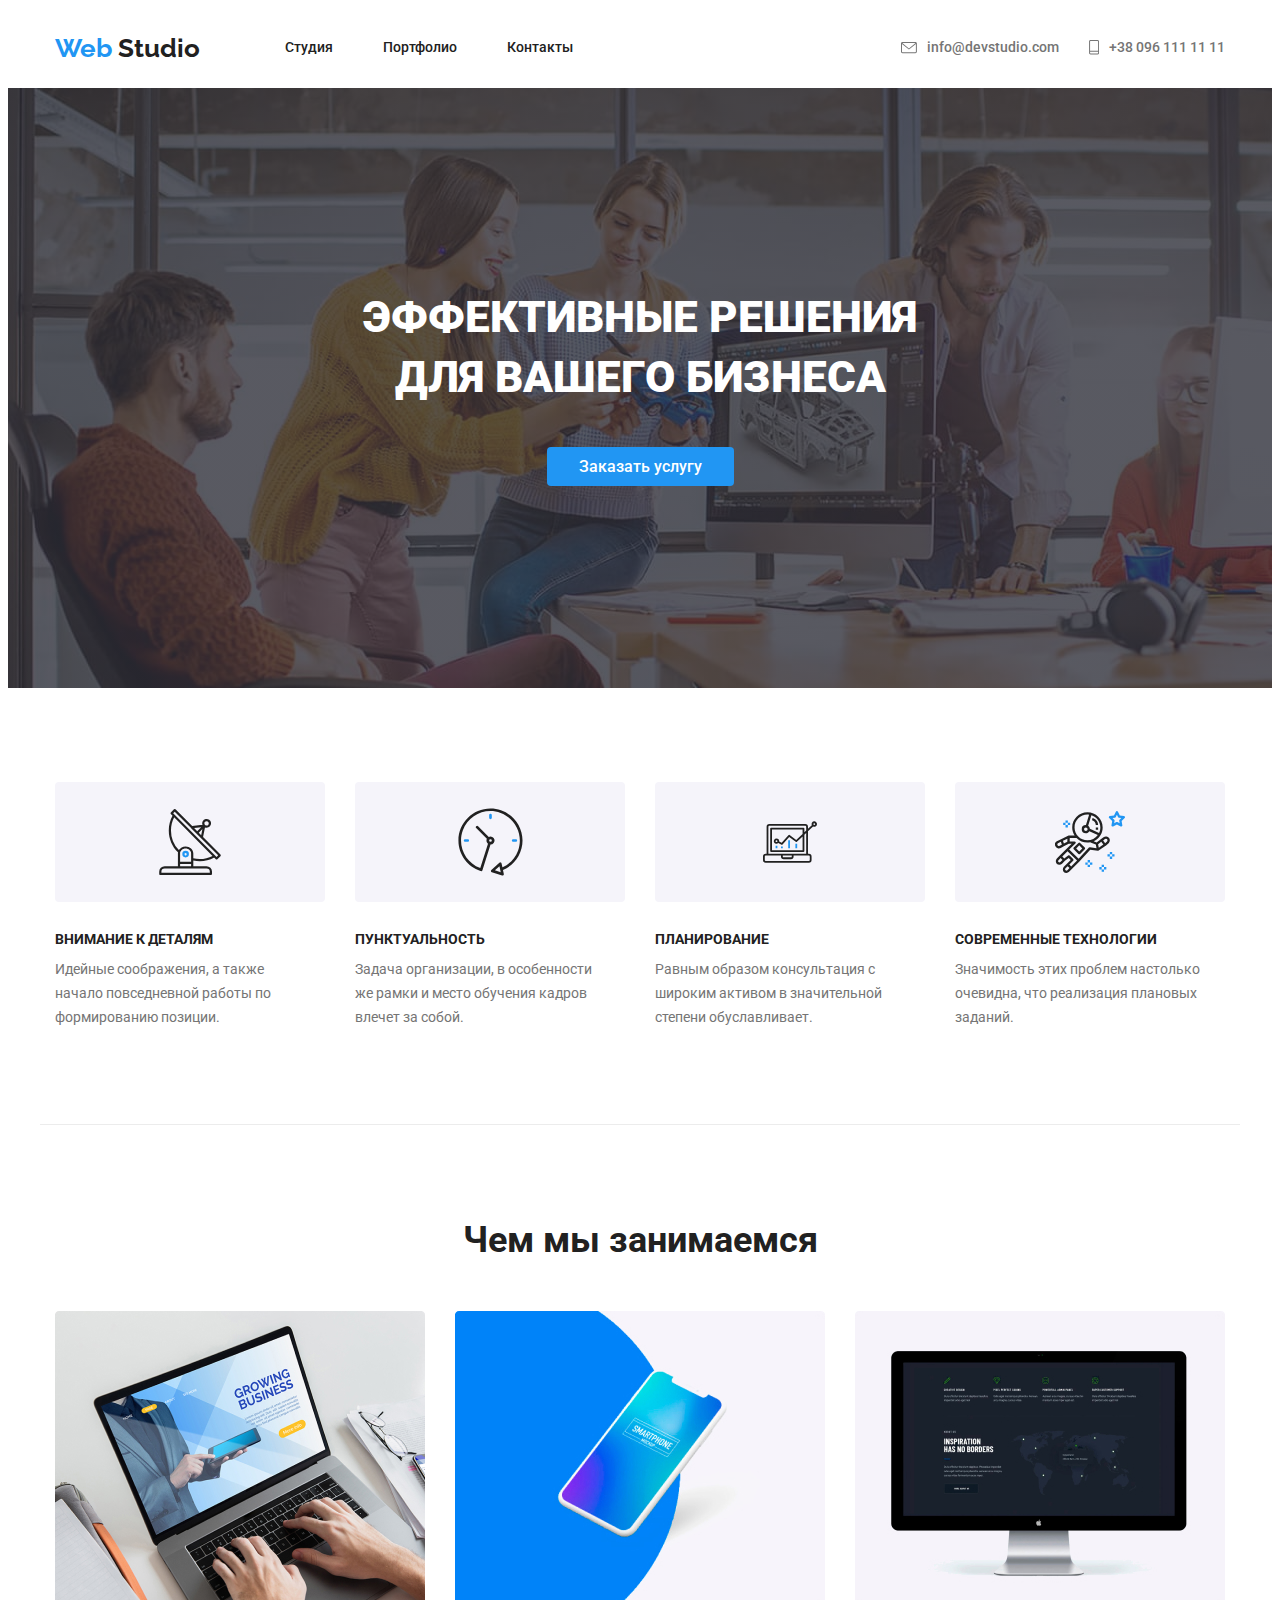
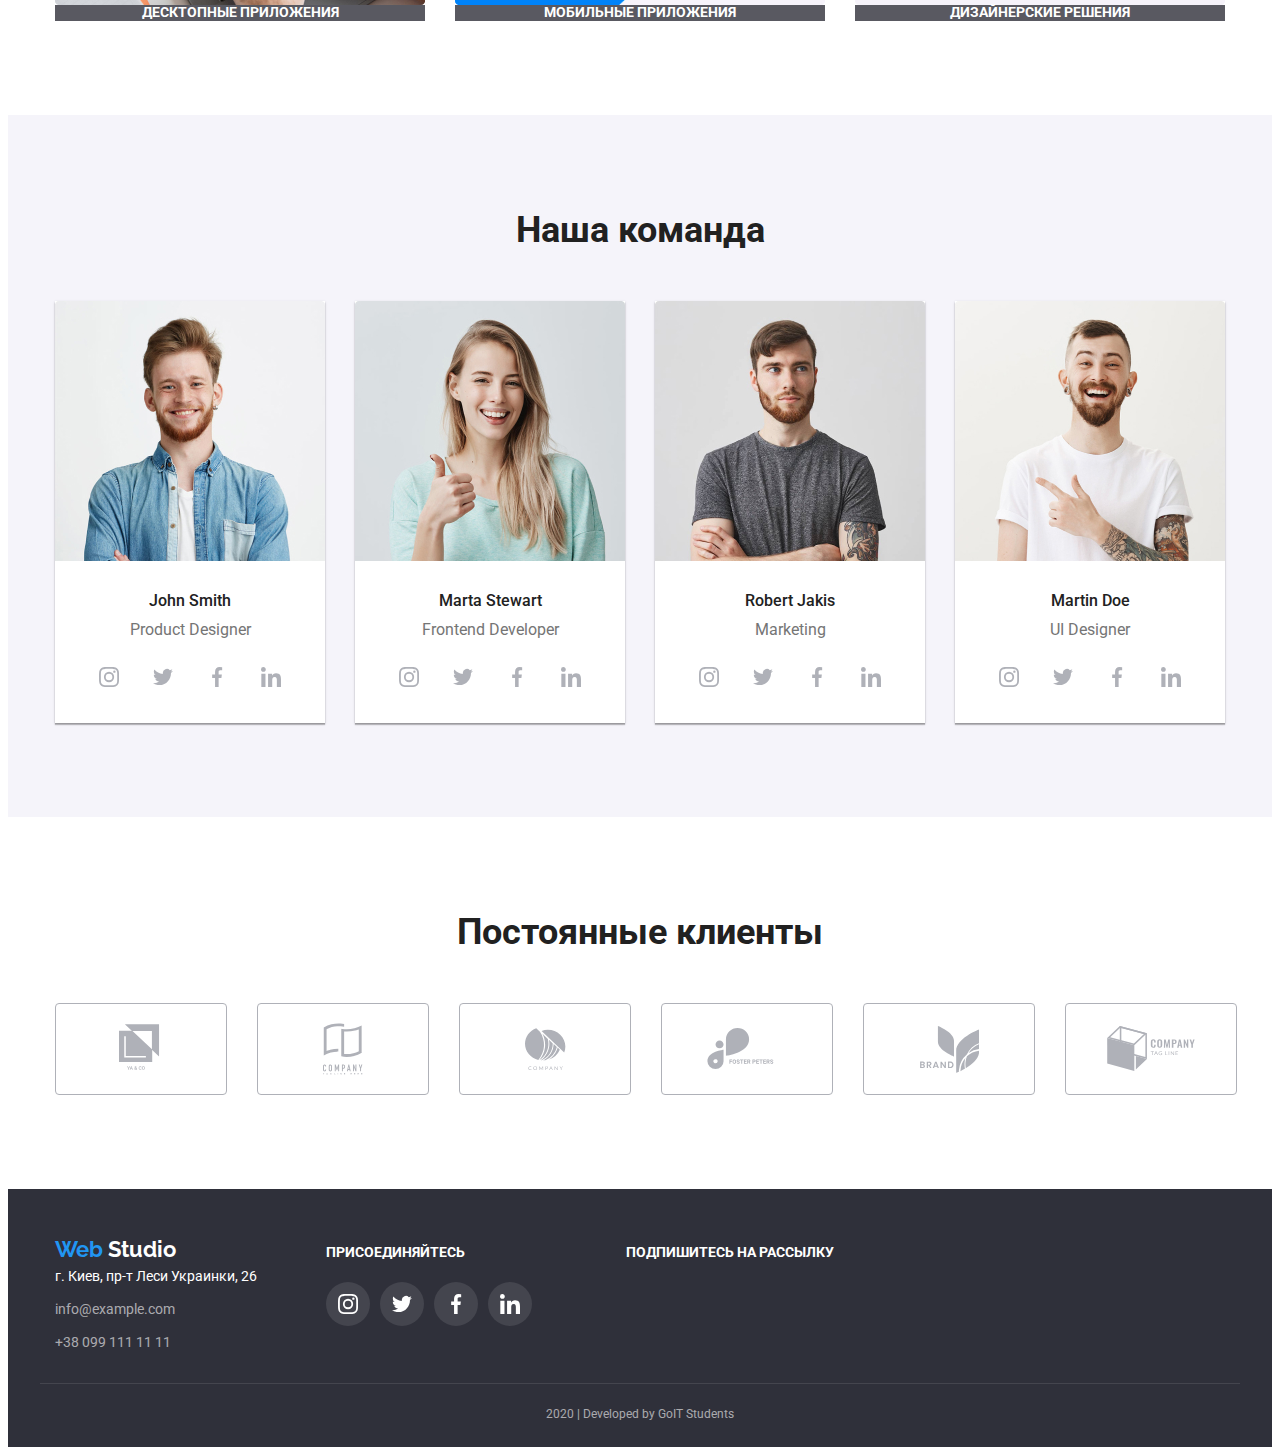
<file: index.html>
<!DOCTYPE html>
<html lang="en">
  <head>
    <meta charset="UTF-8" />
    <meta name="viewport" content="width=device-width, initial-scale=1.0" />
    <title>Document</title>
    <link
      href="https://fonts.googleapis.com/css2?family=Raleway:wght@700&family=Roboto:wght@400;500;700;900&display=swap"
      rel="stylesheet"
    />
    <link rel="stylesheet" href="./css/common.css" />
    <link rel="stylesheet" href="./css/styles.css" />
  </head>

  <body>
    <!-- Шапка сайта -->
    <header class="page-header">
      <nav class="container main-nav">
        <a href="./index.html" class="logo link"
          ><span class="logo-blue">Web</span> Studio
        </a>
        <ul class="site-nav list">
          <li class="item">
            <a href="./index.html" class="link">Студия</a>
          </li>
          <li class="item">
            <a href="./portfolio.html" class="link">Портфолио</a>
          </li>
          <li class="item"><a href="" class="link">Контакты</a></li>
        </ul>
        <ul class="auth-nav list">
          <li class="item">
            <a href="mailto:info@devstudio.com" class="item-mail link">
              <svg class="icon-mail" width="16" height="12">
                <use href="./images/symbol-defs.svg#mail"></use>
              </svg>
              <p>info@devstudio.com</p>
            </a>
          </li>
          <li class="item">
            <a href="tel:+38 096 111 11 11" class="item-mail link">
              <svg class="icon-phone" width="10" height="15">
                <use href="./images/symbol-defs.svg#phone"></use>
              </svg>
              <p>+38 096 111 11 11</p>
            </a>
          </li>
        </ul>
      </nav>
    </header>

    <main>
      <!-- Герой -->
      <section class="section hero">
        <h1 class="hero-title">
          эффективные решения <br />
          для вашего бизнеса
        </h1>
        <a href="" class="button primary link">Заказать услугу</a>
      </section>
      <!-- Привелегии -->
      <section class="section privilege">
        <div class="container privilege">
          <h2 class="section-title visually-hidden">Наши привилегии</h2>
          <ul class="features list">
            <li class="item">
              <div class="picture">
                <svg class="icon-antenna" width="66" height="70">
                  <use href="./images/symbol-defs.svg#antenna"></use>
                </svg>
              </div>
              <h3 class="title">Внимание к деталям</h3>
              <p class="text">
                Идейные соображения, а также <br />
                начало повседневной работы по формированию позиции.
              </p>
            </li>
            <li class="item">
              <div class="picture">
                <svg class="icon-clock" width="67" height="70">
                  <use href="./images/symbol-defs.svg#clock"></use>
                </svg>
              </div>
              <h3 class="title">Пунктуальность</h3>
              <p class="text">
                Задача организации, в особенности <br />
                же рамки и место обучения кадров влечет за собой.
              </p>
            </li>
            <li class="item">
              <div class="picture">
                <svg class="icon-diagram" width="70" height="54">
                  <use href="./images/symbol-defs.svg#diagram"></use>
                </svg>
              </div>
              <h3 class="title">Планирование</h3>
              <p class="text">
                Равным образом консультация с широким активом в значительной
                степени обуславливает.
              </p>
            </li>
            <li class="item">
              <div class="picture">
                <svg class="icon-astronaut" width="70" height="70">
                  <use href="./images/symbol-defs.svg#astronaut"></use>
                </svg>
              </div>
              <h3 class="title">Современные технологии</h3>
              <p class="text">
                Значимость этих проблем настолько очевидна, что реализация
                плановых заданий.
              </p>
            </li>
          </ul>
        </div>
      </section>
      <!-- Чем мы занимаемся -->
      <section class="section">
        <div class="container">
          <h2 class="section-title">Чем мы занимаемся</h2>
          <ul class="work list">
            <li class="item">
              <img class="img" src="./images/notebook.jpg" alt="" width="370" />
              <p class="text">
                Десктопные приложения
              </p>
            </li>
            <li class="item">
              <img class="img" src="./images/phone.jpg" alt="" width="370" />
              <p class="text">
                Мобильные приложения
              </p>
            </li>
            <li class="item">
              <img class="img" src="./images/pc.jpg" alt="" width="370" />
              <p class="text">
                Дизайнерские решения
              </p>
            </li>
          </ul>
        </div>
      </section>
      <!-- Команда -->
      <section class="section team">
        <div class="container team-nav">
          <h2 class="section-title">Наша команда</h2>
          <ul class="team list">
            <li class="item">
              <img class="img" src="./images/John.jpg" alt="" width="270" />
              <h3 class="title">John Smith</h3>
              <p class="text">
                Product Designer
              </p>
              <ul class="item-team list">
                <li class="sn">
                  <a href="instagram" class="element link">
                    <svg class="element-icon">
                      <use href="./images/symbol-defs.svg#instagram"></use>
                    </svg>
                  </a>
                </li>
                <li class="sn">
                  <a href="twitter" class="element link">
                    <svg class="element-icon">
                      <use href="./images/symbol-defs.svg#twitter"></use>
                    </svg>
                  </a>
                </li>
                <li class="sn">
                  <a href="facebook" class="element link">
                    <svg class="element-icon">
                      <use href="./images/symbol-defs.svg#facebook"></use>
                    </svg>
                  </a>
                </li>
                <li class="sn">
                  <a href="linkedin" class="element link">
                    <svg class="element-icon">
                      <use href="./images/symbol-defs.svg#linkedin"></use>
                    </svg>
                  </a>
                </li>
              </ul>
            </li>

            <li class="item">
              <img class="img" src="./images/Marta.jpg" alt="" width="270" />
              <h3 class="title">Marta Stewart</h3>
              <p class="text">
                Frontend Developer
              </p>
              <ul class="item-team list">
                <li class="sn">
                  <a href="instagram" class="element link">
                    <svg class="element-icon">
                      <use href="./images/symbol-defs.svg#instagram"></use>
                    </svg>
                  </a>
                </li>
                <li class="sn">
                  <a href="twitter" class="element link">
                    <svg class="element-icon">
                      <use href="./images/symbol-defs.svg#twitter"></use>
                    </svg>
                  </a>
                </li>
                <li class="sn">
                  <a href="facebook" class="element link">
                    <svg class="element-icon">
                      <use href="./images/symbol-defs.svg#facebook"></use>
                    </svg>
                  </a>
                </li>
                <li class="sn">
                  <a href="linkedin" class="element link">
                    <svg class="element-icon">
                      <use href="./images/symbol-defs.svg#linkedin"></use>
                    </svg>
                  </a>
                </li>
              </ul>
            </li>

            <li class="item">
              <img class="img" src="./images/Robert.jpg" alt="" width="270" />
              <h3 class="title">Robert Jakis</h3>
              <p class="text">
                Marketing
              </p>
              <ul class="item-team list">
                <li class="sn">
                  <a href="instagram" class="element link">
                    <svg class="element-icon">
                      <use href="./images/symbol-defs.svg#instagram"></use>
                    </svg>
                  </a>
                </li>
                <li class="sn">
                  <a href="twitter" class="element link">
                    <svg class="element-icon">
                      <use href="./images/symbol-defs.svg#twitter"></use>
                    </svg>
                  </a>
                </li>
                <li class="sn">
                  <a href="facebook" class="element link">
                    <svg class="element-icon">
                      <use href="./images/symbol-defs.svg#facebook"></use>
                    </svg>
                  </a>
                </li>
                <li class="sn">
                  <a href="linkedin" class="element link">
                    <svg class="element-icon">
                      <use href="./images/symbol-defs.svg#linkedin"></use>
                    </svg>
                  </a>
                </li>
              </ul>
            </li>

            <li class="item">
              <img class="img" src="./images/Martin.jpg" alt="" width="270" />
              <h3 class="title">Martin Doe</h3>
              <p class="text">
                UI Designer
              </p>
              <ul class="item-team list">
                <li class="sn">
                  <a href="instagram" class="element link">
                    <svg class="element-icon">
                      <use href="./images/symbol-defs.svg#instagram"></use>
                    </svg>
                  </a>
                </li>
                <li class="sn">
                  <a href="twitter" class="element link">
                    <svg class="element-icon">
                      <use href="./images/symbol-defs.svg#twitter"></use>
                    </svg>
                  </a>
                </li>
                <li class="sn">
                  <a href="facebook" class="element link">
                    <svg class="element-icon">
                      <use href="./images/symbol-defs.svg#facebook"></use>
                    </svg>
                  </a>
                </li>
                <li class="sn">
                  <a href="linkedin" class="element link">
                    <svg class="element-icon">
                      <use href="./images/symbol-defs.svg#linkedin"></use>
                    </svg>
                  </a>
                </li>
              </ul>
            </li>
          </ul>
        </div>
      </section>
      <!-- Клыенты -->
      <section class="section">
        <div class="container">
          <h2 class="client-title">Постоянные клиенты</h2>
          <ul class="client list">
            <li class="item">
              <a href="logo-1" class="client-logo link">
                <svg class="element-logo" width="44.27" height="49.23">
                  <use href="./images/symbol-defs.svg#logo-1"></use>
                </svg>
              </a>
            </li>
            <li class="item">
              <a href="logo-2" class="client-logo link">
                <svg class="element-logo" width="40" height="52">
                  <use href="./images/symbol-defs.svg#logo-2"></use>
                </svg>
              </a>
            </li>
            <li class="item">
              <a href="logo-3" class="client-logo link">
                <svg class="element-logo" width="41" height="42.6">
                  <use href="./images/symbol-defs.svg#logo-3"></use>
                </svg>
              </a>
            </li>
            <li class="item">
              <a href="logo-4" class="client-logo link">
                <svg class="element-logo" width="79.66" height="42.02">
                  <use href="./images/symbol-defs.svg#logo-4"></use>
                </svg>
              </a>
            </li>
            <li class="item">
              <a href="logo-5" class="client-logo link">
                <svg class="element-logo" width="59" height="47">
                  <use href="./images/symbol-defs.svg#logo-5"></use>
                </svg>
              </a>
            </li>
            <li class="item">
              <a href="logo-6" class="client-logo link">
                <svg class="element-logo" width="88.48" height="45.44">
                  <use href="./images/symbol-defs.svg#logo-6"></use>
                </svg>
              </a>
            </li>
          </ul>
        </div>
      </section>
    </main>

    <footer class="footer">
      <div class="container">
        <div>
          <a href="./index.html" class="logo link"
            ><span class="logo-blue">Web</span
            ><span class="logo-white"> Studio</span>
          </a>
          <address class="footer address">
            г. Киев, пр-т Леси Украинки, 26
            <p class="text">
              info@example.com
            </p>
            <p class="text">
              +38 099 111 11 11
            </p>
          </address>
        </div>

        <div class="footer-title">
          <p class="join">
            присоединяйтесь
          </p>
          <ul class="footer-main list">
            <li class="sn">
              <a href="instagram" class="element link">
                <svg class="element-icon">
                  <use href="./images/symbol-defs.svg#instagram"></use>
                </svg>
              </a>
            </li>
            <li class="sn">
              <a href="twitter" class="element link">
                <svg class="element-icon">
                  <use href="./images/symbol-defs.svg#twitter"></use>
                </svg>
              </a>
            </li>
            <li class="sn">
              <a href="facebook" class="element link">
                <svg class="element-icon">
                  <use href="./images/symbol-defs.svg#facebook"></use>
                </svg>
              </a>
            </li>
            <li class="sn">
              <a href="linkedin" class="element link">
                <svg class="element-icon">
                  <use href="./images/symbol-defs.svg#linkedin"></use>
                </svg>
              </a>
            </li>
          </ul>
        </div>

        <div class="footer subscript">
          <p class="join">
            Подпишитесь на рассылку
          </p>
        </div>
      </div>
      <div class="ps">
        <p class="text">2020 | Developed by GoIT Students</p>
      </div>
    </footer>
  </body>
</html>
</file>
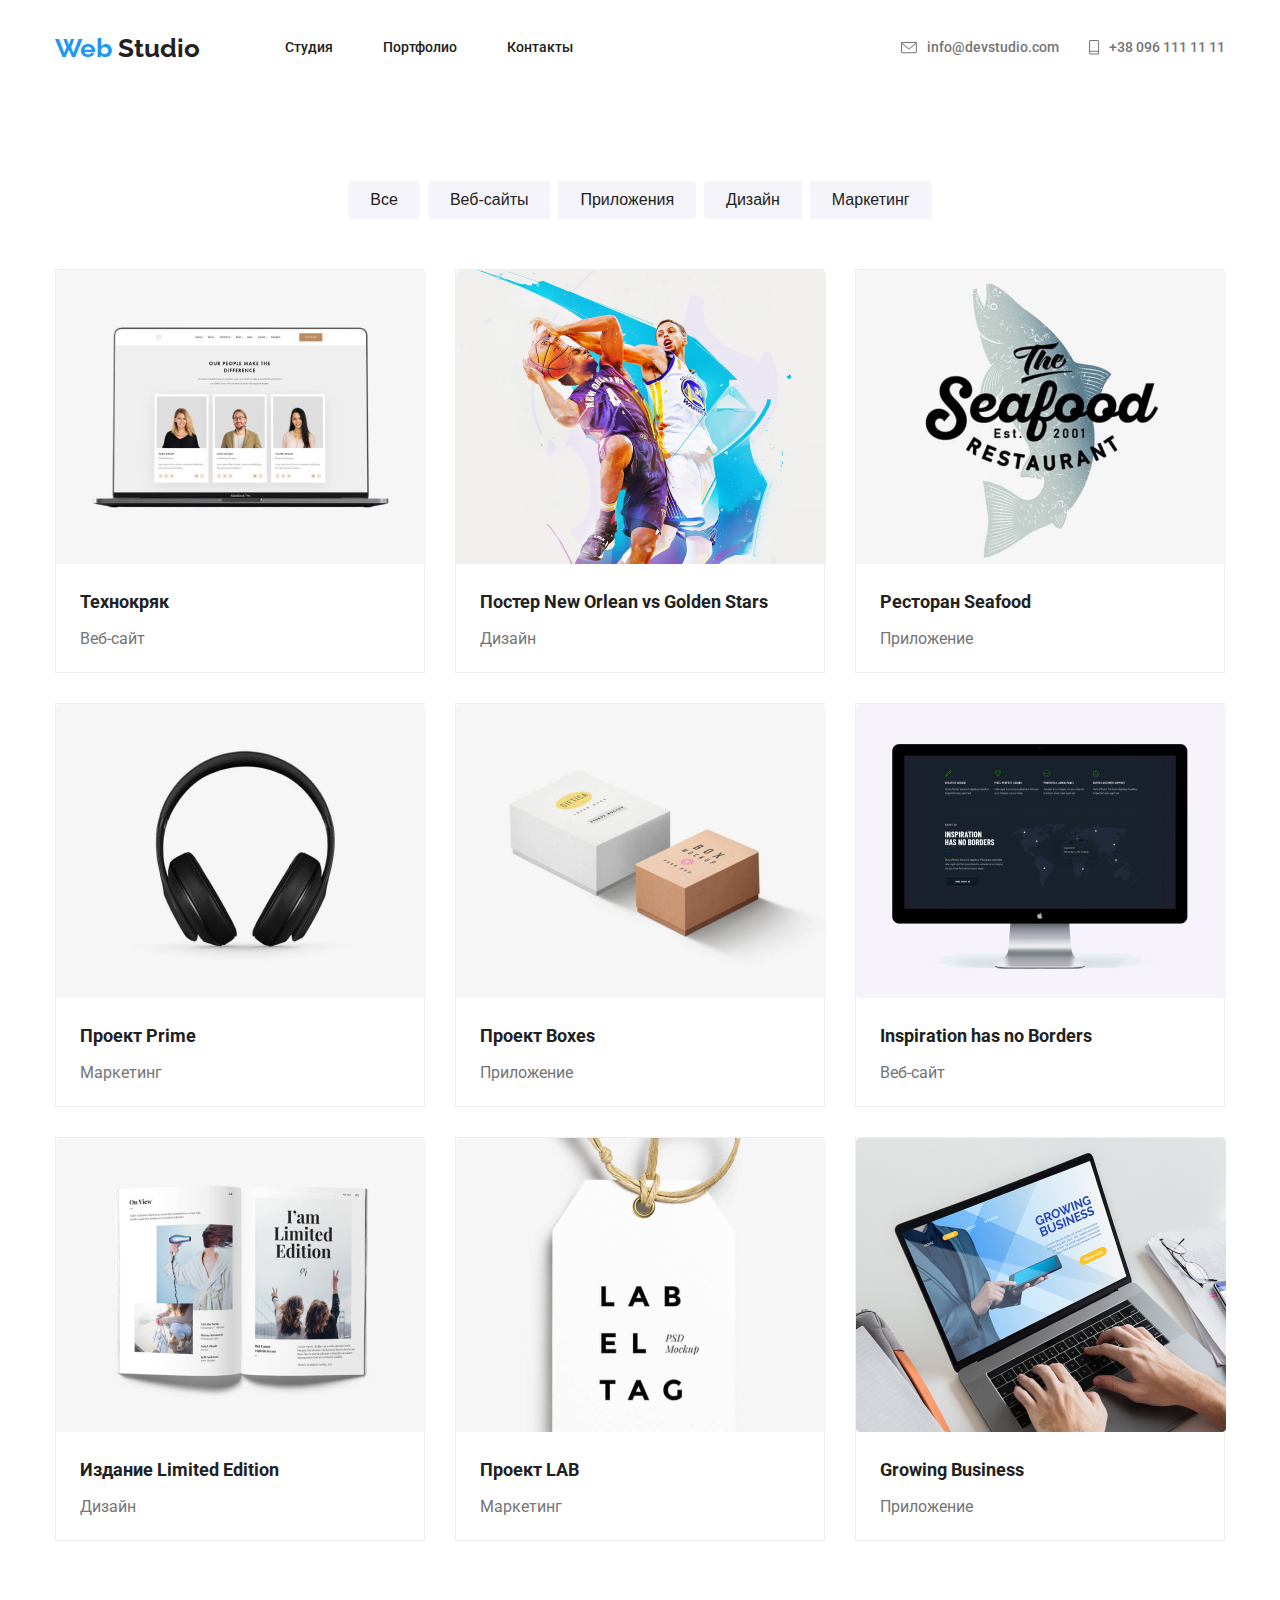
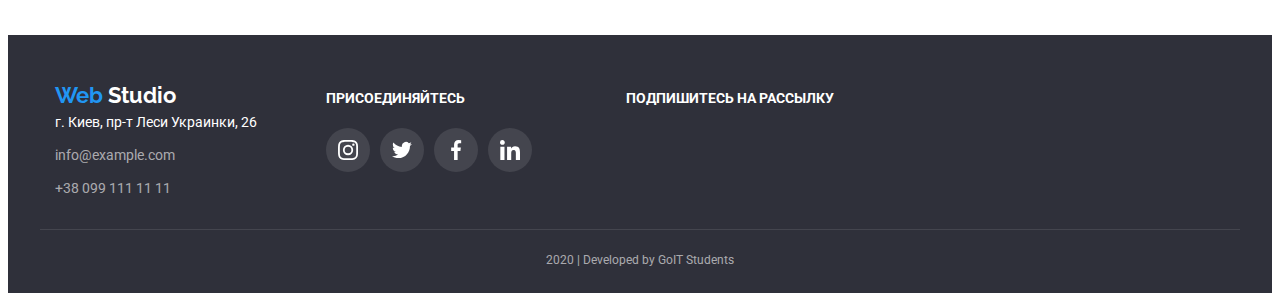
<file: portfolio.html>
<!DOCTYPE html>
<html lang="en">
  <head>
    <meta charset="UTF-8" />
    <meta name="viewport" content="width=device-width, initial-scale=1.0" />
    <title>Document</title>
    <link
      href="https://fonts.googleapis.com/css2?family=Raleway:wght@700&family=Roboto:wght@400;500;700;900&display=swap"
      rel="stylesheet"
    />
    <link rel="stylesheet" href="./css/common.css" />
    <link rel="stylesheet" href="./css/styles.css" />
  </head>
  <body>
    <!-- Шапка сайта-->
    <header class="page-header">
      <nav class="container main-nav">
        <a href="./index.html" class="logo link"
          ><span class="logo-blue">Web</span> Studio
        </a>
        <ul class="site-nav list">
          <li class="item">
            <a href="./index.html" class="link">Студия</a>
          </li>
          <li class="item">
            <a href="./portfolio.html" class="link">Портфолио</a>
          </li>
          <li class="item"><a href="" class="link">Контакты</a></li>
        </ul>
        <ul class="auth-nav list">
          <li class="item">
            <a href="mailto:info@devstudio.com" class="item-mail link">
              <svg class="icon-mail" width="16" height="12">
                <use href="./images/symbol-defs.svg#mail"></use>
              </svg>
              <p>info@devstudio.com</p>
            </a>
          </li>
          <li class="item">
            <a href="tel:+38 096 111 11 11" class="item-mail link">
              <svg class="icon-phone" width="10" height="15">
                <use href="./images/symbol-defs.svg#phone"></use>
              </svg>
              <p>+38 096 111 11 11</p>
            </a>
          </li>
        </ul>
      </nav>
    </header>

    <main>
      <section class="section portfolio">
        <div class="container">
          <h1 class="section-title visually-hidden">Портфолио</h1>
          <div class="btn">
            <button type="button" class="button">Все</button>
            <button type="button" class="button">Веб-сайты</button>
            <button type="button" class="button">Приложения</button>
            <button type="button" class="button">Дизайн</button>
            <button type="button" class="button">Маркетинг</button>
          </div>
          <div class="main list">
            <div class="elements">
              <a href="" class="link">
                <img class="img" src="./images/img1.jpg" alt="" />
                <h2 class="title">Технокряк</h2>
                <p class="text">Веб-сайт</p>
              </a>
            </div>
            <div class="elements">
              <a href="" class="link">
                <img class="img" src="./images/img2.jpg" alt="" />
                <h2 class="title">Постер New Orlean vs Golden Stars</h2>
                <p class="text">Дизайн</p>
              </a>
            </div>
            <div class="elements">
              <a href="" class="link">
                <img class="img" src="./images/img3.jpg" alt="" />
                <h2 class="title">Ресторан Seafood</h2>
                <p class="text">Приложение</p>
              </a>
            </div>
            <div class="elements">
              <a href="" class="link">
                <img class="img" src="./images/img4.jpg" alt="" />
                <h2 class="title">Проект Prime</h2>
                <p class="text">Маркетинг</p>
              </a>
            </div>
            <div class="elements">
              <a href="" class="link">
                <img class="img" src="./images/img5.jpg" alt="" />
                <h2 class="title">Проект Boxes</h2>
                <p class="text">Приложение</p>
              </a>
            </div>
            <div class="elements">
              <a href="" class="link">
                <img class="img" src="./images/pc.jpg" alt="" />
                <h2 class="title">Inspiration has no Borders</h2>
                <p class="text">Веб-сайт</p>
              </a>
            </div>
            <div class="elements">
              <a href="" class="link">
                <img class="img" src="./images/img7.jpg" alt="" />
                <h2 class="title">Издание Limited Edition</h2>
                <p class="text">Дизайн</p>
              </a>
            </div>
            <div class="elements">
              <a href="" class="link">
                <img class="img" src="./images/img8.jpg" alt="" />
                <h2 class="title">Проект LAB</h2>
                <p class="text">Маркетинг</p>
              </a>
            </div>
            <div class="elements">
              <a href="" class="link">
                <img class="img" src="./images/notebook.jpg" alt="" />
                <h2 class="title">Growing Business</h2>
                <p class="text">Приложение</p>
              </a>
            </div>
          </div>
        </div>
      </section>
    </main>

    <footer class="footer">
      <div class="container">
        <div>
          <a href="./index.html" class="logo link"
            ><span class="logo-blue">Web</span
            ><span class="logo-white"> Studio</span>
          </a>
          <address class="footer address">
            г. Киев, пр-т Леси Украинки, 26
            <p class="text">
              info@example.com
            </p>
            <p class="text">
              +38 099 111 11 11
            </p>
          </address>
        </div>

        <div class="footer-title">
          <p class="join">
            присоединяйтесь
          </p>
          <ul class="footer-main list">
            <li class="sn">
              <a href="instagram" class="element link">
                <svg class="element-icon">
                  <use href="./images/symbol-defs.svg#instagram"></use>
                </svg>
              </a>
            </li>
            <li class="sn">
              <a href="twitter" class="element link">
                <svg class="element-icon">
                  <use href="./images/symbol-defs.svg#twitter"></use>
                </svg>
              </a>
            </li>
            <li class="sn">
              <a href="facebook" class="element link">
                <svg class="element-icon">
                  <use href="./images/symbol-defs.svg#facebook"></use>
                </svg>
              </a>
            </li>
            <li class="sn">
              <a href="linkedin" class="element link">
                <svg class="element-icon">
                  <use href="./images/symbol-defs.svg#linkedin"></use>
                </svg>
              </a>
            </li>
          </ul>
        </div>

        <div class="footer subscript">
          <p class="join">
            Подпишитесь на рассылку
          </p>
        </div>
      </div>
      <div class="ps">
        <p class="text">2020 | Developed by GoIT Students</p>
      </div>
    </footer>
  </body>
</html>
</file>
<file: css/common.css>
:root {
  --primary-text-color: #757575;
  --title-text-color: #212121;
  --accent-color: #2196f3;
  --primary-white-color: #ffffff;
  --background-button-color: #f5f4fa;
  --background-color: rgba(47, 48, 58, 0.8);
  --background-footer-color: #2f303a;
}

body {
  background-color: var(--primary-white-color);
  color: var(--primary-text-color);

  font-family: Roboto, sans-serif;
  letter-spacing: 3%;
  font-size: 14px;
  line-height: 1.71;
}
.section {
  padding-top: 94px;
  padding-bottom: 94px;
}
.container {
  margin-left: auto;
  margin-right: auto;
  padding-left: 15px;
  padding-right: 15px;
  width: 1170px;
}

/* Шапка сайта */

.main-nav {
  display: flex;
  align-items: center;
  padding-top: 0;
  padding-bottom: 0;
}

.logo {
  color: var(--title-text-color);

  font-family: Raleway;
  font-weight: 700;
  font-size: 26px;
  line-height: 1.19;
}
.logo-blue {
  color: var(--accent-color);
}
.logo-white {
  color: var(--primary-white-color);
}
.list {
  padding: 0;
  margin: 0;
  list-style: none;
}
.link {
  text-decoration: none;
}

/* Навигация */

.site-nav {
  display: flex;
  margin-left: 85px;
}
.site-nav .item:not(:last-child) {
  margin-right: 50px;
}

.site-nav .link {
  display: block;
  padding-top: 32px;
  padding-bottom: 32px;

  color: var(--title-text-color);
  font-weight: 500;
  font-size: 14px;
  line-height: 1.14;
  letter-spacing: 2%;
}

.site-nav .link:hover,
.site-nav .link:focus {
  color: var(--accent-color);
}
.site-nav .link.current {
  color: var(--accent-color);
}
.auth-nav {
  display: flex;
  margin-left: auto;
}
.auth-nav .item + .item {
  margin-left: 30px;
}
.item-mail {
  display: inline-flex;
  align-items: center;

  color: var(--primary-text-color);
  font-weight: 500;
  font-size: 14px;
  line-height: 1.14;
  letter-spacing: 2%;
}

.item-mail:hover,
.item-mail:focus {
  color: var(--accent-color);
}

.icon-mail {
  margin-right: 10px;
  fill: currentColor;
}

.icon-phone {
  margin-right: 10px;
  fill: currentColor;
}

/* Футер */

.footer {
  color: var(--primary-white-color);
  background-color: var(--background-footer-color);
}

.footer .container {
  display: flex;
  padding-top: 48px;
  padding-bottom: 28px;
  border-bottom: 1px solid rgba(255, 255, 255, 0.1);
}

.footer .logo {
  margin-bottom: 10px;
  color: var(--title-text-color);

  font-family: Raleway;
  font-weight: 700;
  font-size: 22px;
  line-height: 1.18;
}

.footer .address {
  font-style: normal;
  font-weight: 400;
  font-size: 14px;
  line-height: 1.71;
}

.footer-title {
  margin-left: 69px;
  margin-bottom: 28px;

  font-weight: 700;
  font-size: 14px;
  line-height: 1.14;
}
.join {
  margin-top: 8px;
  margin-bottom: 21px;
  text-transform: uppercase;
}
.footer .element {
  display: flex;
  width: 44px;
  height: 44px;
  color: var(--primary-white-color);
  background-color: rgba(255, 255, 255, 0.1);
  border-radius: 50%;
  align-items: center;
  justify-content: center;
}

.footer .subscript {
  margin-left: 94px;

  font-weight: 700;
  font-size: 14px;
  line-height: 1.14;
}

.footer .text {
  margin-top: 9px;
  color: rgba(255, 255, 255, 0.6);
}

.footer-main {
  display: flex;
}

.ps {
  padding-top: 18px;
  padding-bottom: 21px;
  text-align: center;

  color: rgba(255, 255, 255, 0.6);
  font-size: 12px;
  line-height: 2;
}
.ps .text {
  margin-top: 0;
  margin-bottom: 0;
}
</file>
<file: css/styles.css>
/* Стили для index.html */

/* Герой */

.hero {
  /* height: 600px; */
  background-color: var(--primary-text-color);
  text-align: center;
}
.section.hero {
  margin-left: auto;
  margin-right: auto;
  padding-top: 0px;
  padding-bottom: 0;
  max-width: 1600px;
  height: 600px;
  background-image: linear-gradient(
      to right,
      rgba(47, 48, 58, 0.8),
      rgba(47, 48, 58, 0.8)
    ),
    url(../images/Hero.jpg);
}
.hero-title {
  padding-top: 200px;
  margin-top: 0;
  margin-bottom: 46px;
  color: var(--primary-white-color);

  font-weight: 900;
  font-size: 44px;
  line-height: 1.36;
  letter-spacing: 6%;
  text-align: center;
  text-transform: uppercase;
}

/* Кнопка */
.button {
  border-radius: 4px;
  text-align: center;

  background-color: var(--background-button-color);
  color: var(--title-text-color);

  font-weight: 500;
  font-size: 16px;
  line-height: 1.63;
}
.button:hover,
.button:focus {
  background-color: var(--accent-color);
  color: var(--primary-white-color);
}
.button.primary {
  padding: 10px 32px;

  background-color: var(--accent-color);
  color: var(--primary-white-color);
}
.button.secondary {
  background-color: var(--primary-white-color);
  color: var(--accent-color);
}

/* Привелегии */

.privilege {
  padding-bottom: 0;
}
.container.privilege {
  padding-bottom: 94px;
  border-bottom: 1px solid #ececec;
}

.picture {
  display: flex;
  align-items: center;
  justify-content: center;
  width: 270px;
  height: 120px;
  margin-bottom: 30px;
  background-color: #f5f4fa;
  border-radius: 4px;
}

.visually-hidden {
  position: absolute;
  clip: rect(1px 1px 1px 1px);
  padding: 0;
  border: 0;
  width: 1px;
  height: 1px;
  overflow: hidden;
}

.section-title {
  margin-top: 0;
  margin-bottom: 50px;
  color: var(--title-text-color);

  font-weight: 700;
  font-size: 36px;
  line-height: 1.17;
  text-align: center;
}
.features {
  display: inline-flex;
}
.features .item {
  width: 270px;
}
.features .item + .item {
  margin-left: 30px;
}
.features .title {
  margin-top: 0;
  margin-bottom: 10px;
  color: var(--title-text-color);

  font-weight: 700;
  font-size: 14px;
  line-height: 1.14;
  text-transform: uppercase;
}
.features .text {
  color: var(--primary-text-color);

  font-size: 14px;
  line-height: 1.71;
}
.text {
  margin-top: 0;
  margin-bottom: 0;
}

/* Чем мы занимаемся */

.work {
  display: flex;
}
.work .item + .item {
  margin-left: 30px;
}
.work .text {
  text-align: center;
  color: var(--primary-white-color);
  background-color: var(--background-color);

  font-weight: 700;
  font-size: 14px;
  line-height: 1.14;
  text-transform: uppercase;
}
.img {
  display: block;
}
/* Команда */

.section.team {
  background-color: #f5f4fa;
}

.section .team {
  display: flex;
  text-align: center;
}
.item-team {
  display: flex;
  width: 206px;
  height: 44px;
  margin-left: 32px;
  margin-bottom: 24px;
}

.team .item {
  box-shadow: 0px 2px 1px rgba(0, 0, 0, 0.2), 0px 1px 1px rgba(0, 0, 0, 0.14),
    0px 1px 3px rgba(0, 0, 0, 0.12);
  width: 270px;
  height: 422px;
  background-color: var(--primary-white-color);
}

.team .item + .item {
  margin-left: 30px;
}

.team .title {
  margin-top: 30px;
  margin-bottom: 10px;
  color: var(--title-text-color);

  font-weight: 500;
  font-size: 16px;
  line-height: 1.19;
}

.team .text {
  margin-bottom: 16px;
  color: var(--primary-text-color);

  font-weight: 400;
  font-size: 16px;
  line-height: 1.19;
}

.item .item-team {
  display: flex;
  text-align: center;
}
.element {
  display: flex;
  width: 44px;
  height: 44px;
  color: #afb1b8;
  border-radius: 50%;
  align-items: center;
  justify-content: center;
}

.sn + .sn {
  margin-left: 10px;
}
.element-icon {
  width: 20px;
  height: 20px;
  fill: currentColor;
}
.element:hover {
  color: var(--primary-white-color);
  background-color: var(--accent-color);
}

/* Клиенты */

.client-title {
  margin-top: 0;
  margin-bottom: 50px;
  color: var(--title-text-color);

  font-weight: 700;
  font-size: 36px;
  line-height: 1.17;
  text-align: center;
}

.client {
  display: flex;
  margin-top: 0;
  margin-bottom: 0;
}

.client .item + .item {
  margin-left: 30px;
}
.client-logo {
  display: flex;
  width: 170px;
  height: 90px;
  border: 1px solid #afb1b8;
  border-radius: 4px;
  color: #afb1b8;
  background-color: var(--primary-white-color);
  align-items: center;
  justify-content: center;
}
.element-logo {
  fill: currentColor;
}
.client-logo:hover {
  color: var(--accent-color);
  border: 1px solid #2196f3;
}

/* Стили для portfolio.html */

.section.portfolio {
  padding-top: 93px;
}

/* Фильтр */

.btn {
  display: flex;
  justify-content: center;
  margin-bottom: 50px;
}
.btn .button {
  padding: 6px 22px;
  border: 0px;
}
.btn .button + .button {
  margin-left: 8px;
}

/* Элементы */

.main {
  display: flex;
  flex-wrap: wrap;
}
.main .title {
  padding-top: 20px;
  margin: 0;
  margin-left: 24px;

  color: var(--title-text-color);
  background-color: var(--primary-white-color);

  font-weight: 700;
  font-size: 18px;
  line-height: 2;
  letter-spacing: 6%;
}
.main .text {
  margin-top: 4px;
  margin-bottom: 20px;
  margin-left: 24px;

  color: var(--primary-text-color);
  background-color: var(--primary-white-color);

  font-size: 16px;
  line-height: 1.88;
}

.elements {
  background: #ffffff;
  border: 1px solid #eeeeee;
  box-sizing: border-box;
  margin-right: 30px;
  margin-bottom: 30px;
  width: 370px;
  height: 404px;
}

.elements:hover {
  border: 1px solid #eeeeee;
  box-shadow: 1px 4px 6px rgba(0, 0, 0, 0.16), 0px 4px 4px rgba(0, 0, 0, 0.06),
    0px 1px 1px rgba(0, 0, 0, 0.12);
}

.elements:nth-child(3n) {
  margin-right: 0;
}

.elements:nth-last-child(-n + 3) {
  margin-bottom: 0;
}
</file>
